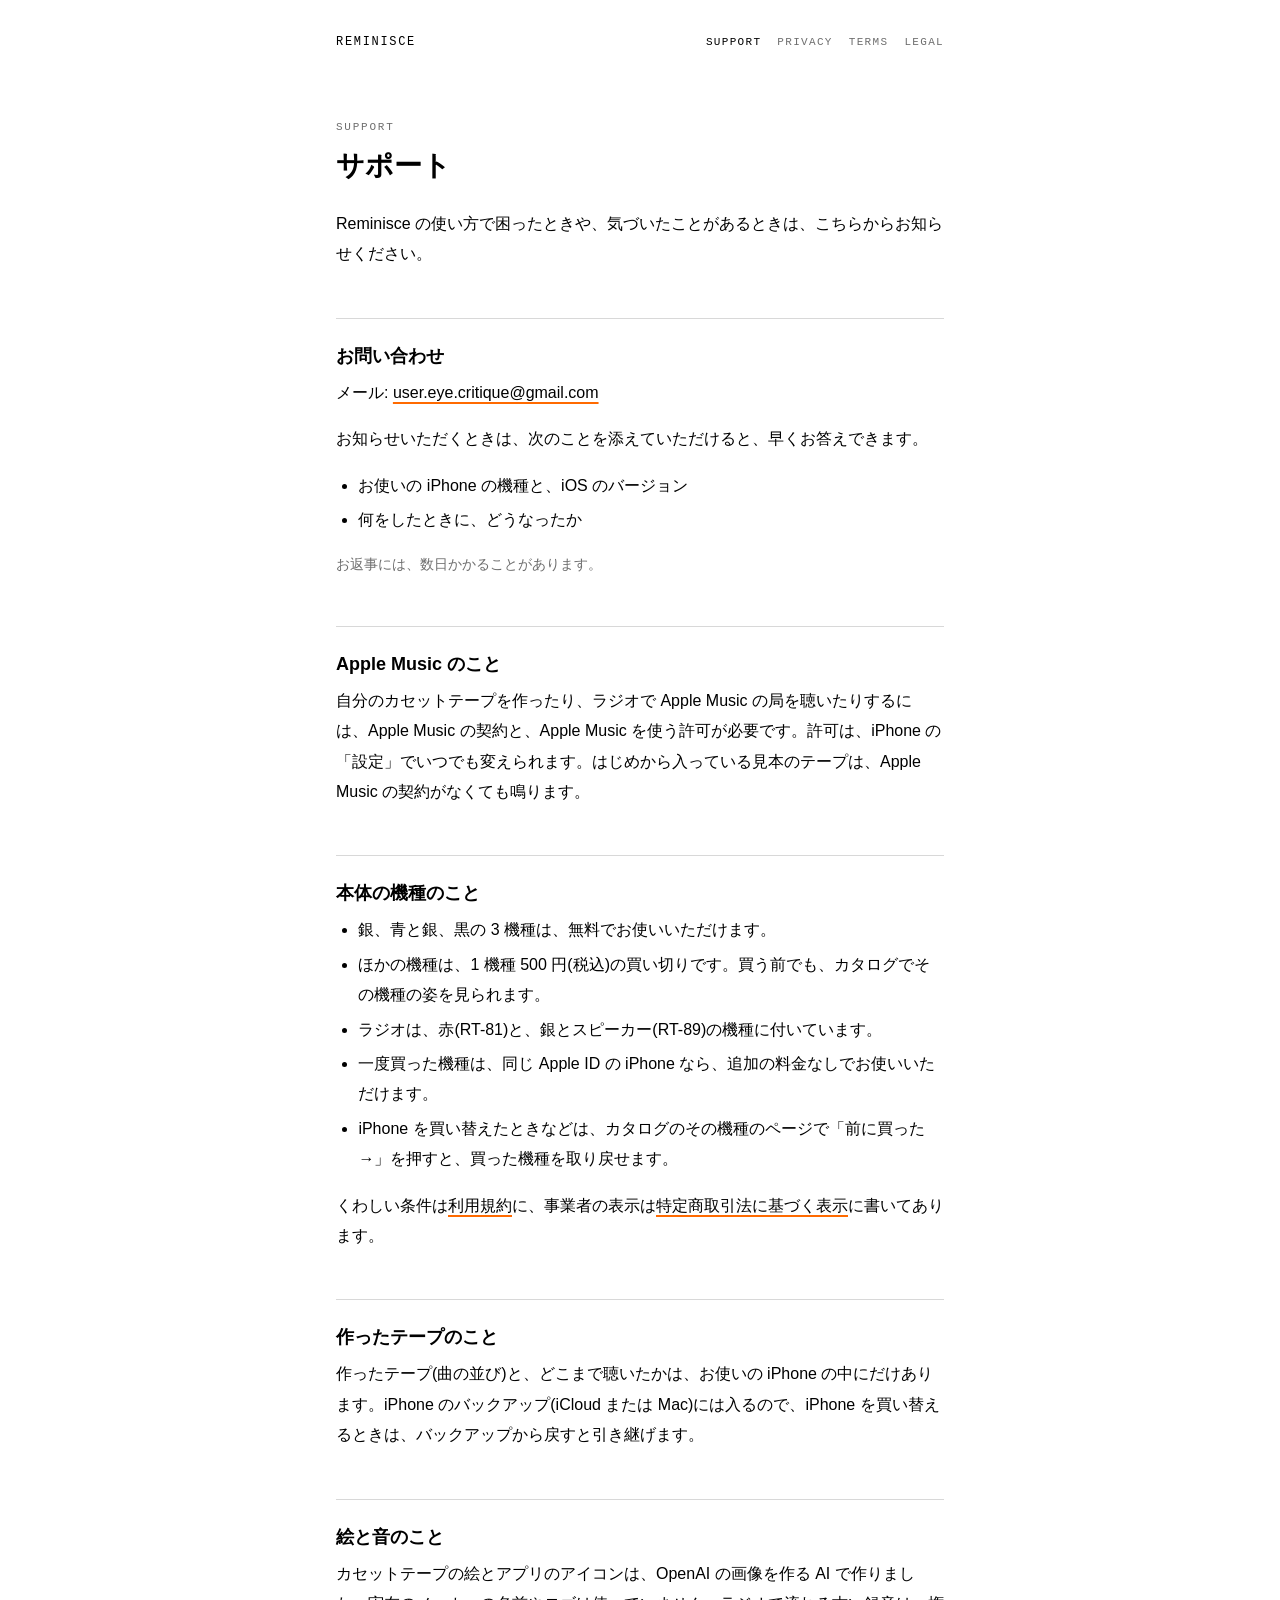
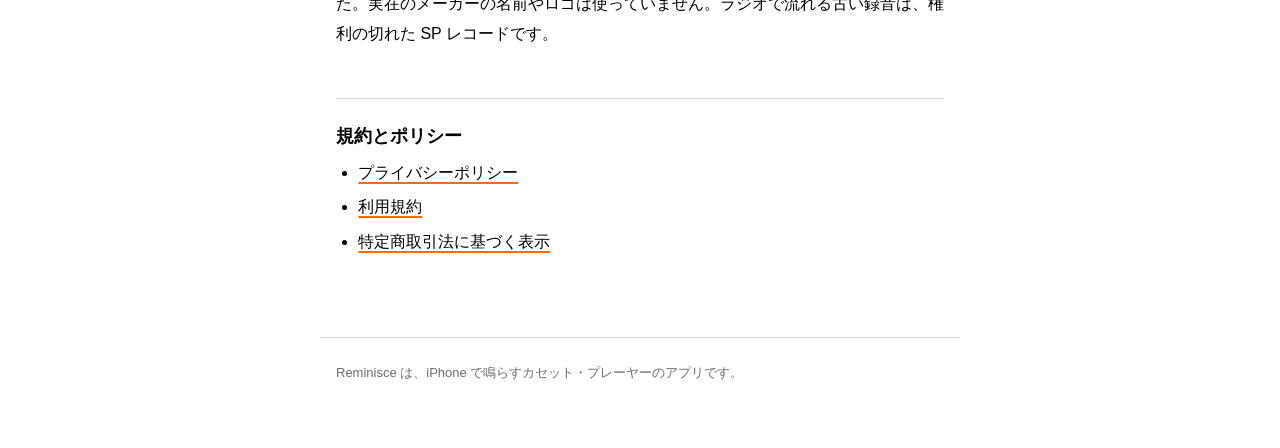
<file: index.html>
<!doctype html>
<html lang="ja">
<head>
<meta charset="utf-8">
<meta name="viewport" content="width=device-width, initial-scale=1">
<meta name="color-scheme" content="light dark">
<meta name="description" content="Reminisce のサポートのページです。">
<title>サポート | Reminisce</title>
<link rel="stylesheet" href="style.css">
</head>
<body>
<header class="site">
<a class="brand" href="index.html">Reminisce</a>
<nav class="site" aria-label="ページ"><a href="index.html" aria-current="page">SUPPORT</a><a href="privacy.html">PRIVACY</a><a href="terms.html">TERMS</a><a href="tokushoho.html">LEGAL</a></nav>
</header>
<main>
<p class="label">SUPPORT</p>
<h1>サポート</h1>
<p class="lead">Reminisce の使い方で困ったときや、気づいたことがあるときは、こちらからお知らせください。</p>

<h2>お問い合わせ</h2>
<p>メール: <a href="mailto:user.eye.critique@gmail.com">user.eye.critique@gmail.com</a></p>
<p>お知らせいただくときは、次のことを添えていただけると、早くお答えできます。</p>
<ul>
<li>お使いの iPhone の機種と、iOS のバージョン</li>
<li>何をしたときに、どうなったか</li>
</ul>
<p class="note">お返事には、数日かかることがあります。</p>

<h2>Apple Music のこと</h2>
<p>自分のカセットテープを作ったり、ラジオで Apple Music の局を聴いたりするには、Apple Music の契約と、Apple Music を使う許可が必要です。許可は、iPhone の「設定」でいつでも変えられます。はじめから入っている見本のテープは、Apple Music の契約がなくても鳴ります。</p>

<h2>本体の機種のこと</h2>
<ul>
<li>銀、青と銀、黒の 3 機種は、無料でお使いいただけます。</li>
<li>ほかの機種は、1 機種 500 円(税込)の買い切りです。買う前でも、カタログでその機種の姿を見られます。</li>
<li>ラジオは、赤(RT-81)と、銀とスピーカー(RT-89)の機種に付いています。</li>
<li>一度買った機種は、同じ Apple ID の iPhone なら、追加の料金なしでお使いいただけます。</li>
<li>iPhone を買い替えたときなどは、カタログのその機種のページで「前に買った →」を押すと、買った機種を取り戻せます。</li>
</ul>
<p>くわしい条件は<a href="terms.html">利用規約</a>に、事業者の表示は<a href="tokushoho.html">特定商取引法に基づく表示</a>に書いてあります。</p>

<h2>作ったテープのこと</h2>
<p>作ったテープ(曲の並び)と、どこまで聴いたかは、お使いの iPhone の中にだけあります。iPhone のバックアップ(iCloud または Mac)には入るので、iPhone を買い替えるときは、バックアップから戻すと引き継げます。</p>

<h2>絵と音のこと</h2>
<p>カセットテープの絵とアプリのアイコンは、OpenAI の画像を作る AI で作りました。実在のメーカーの名前やロゴは使っていません。ラジオで流れる古い録音は、権利の切れた SP レコードです。</p>

<h2>規約とポリシー</h2>
<ul>
<li><a href="privacy.html">プライバシーポリシー</a></li>
<li><a href="terms.html">利用規約</a></li>
<li><a href="tokushoho.html">特定商取引法に基づく表示</a></li>
</ul>
</main>
<footer class="site">
<p>Reminisce は、iPhone で鳴らすカセット・プレーヤーのアプリです。</p>
</footer>
</body>
</html>
</file>
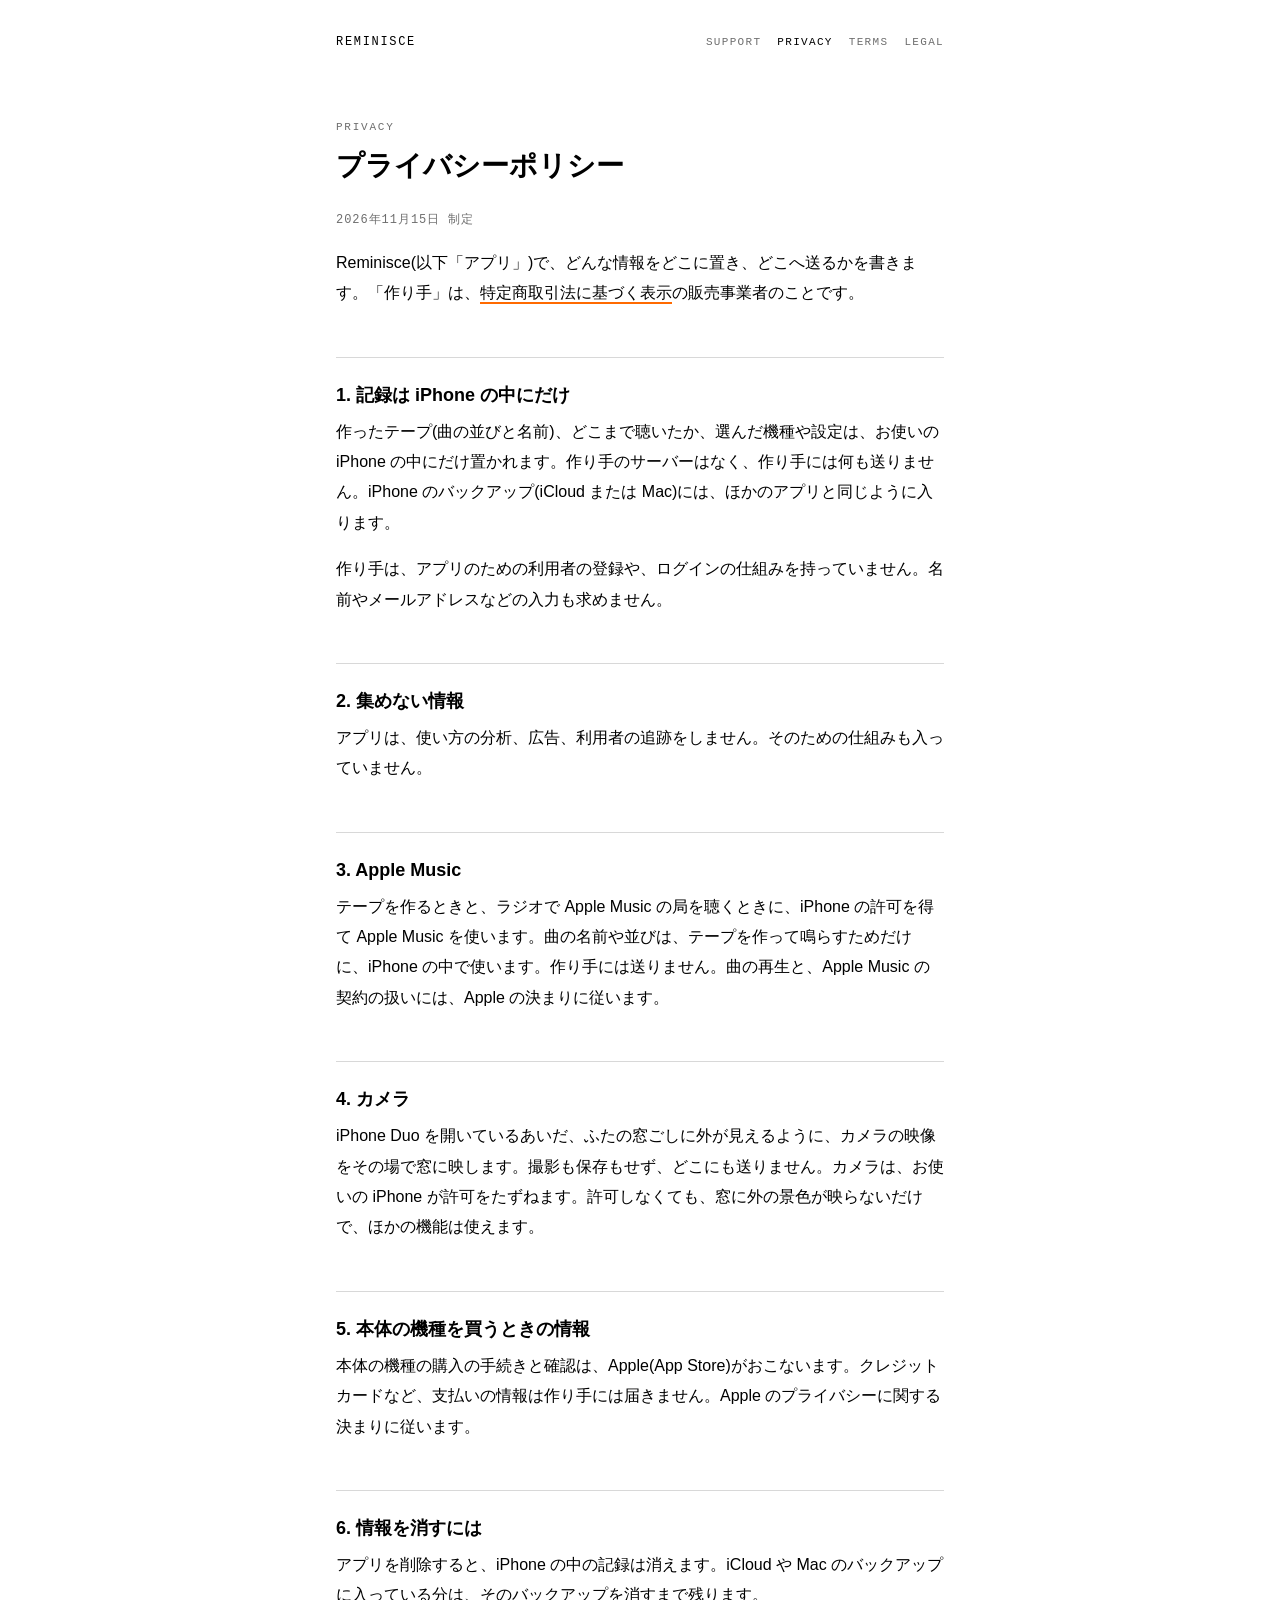
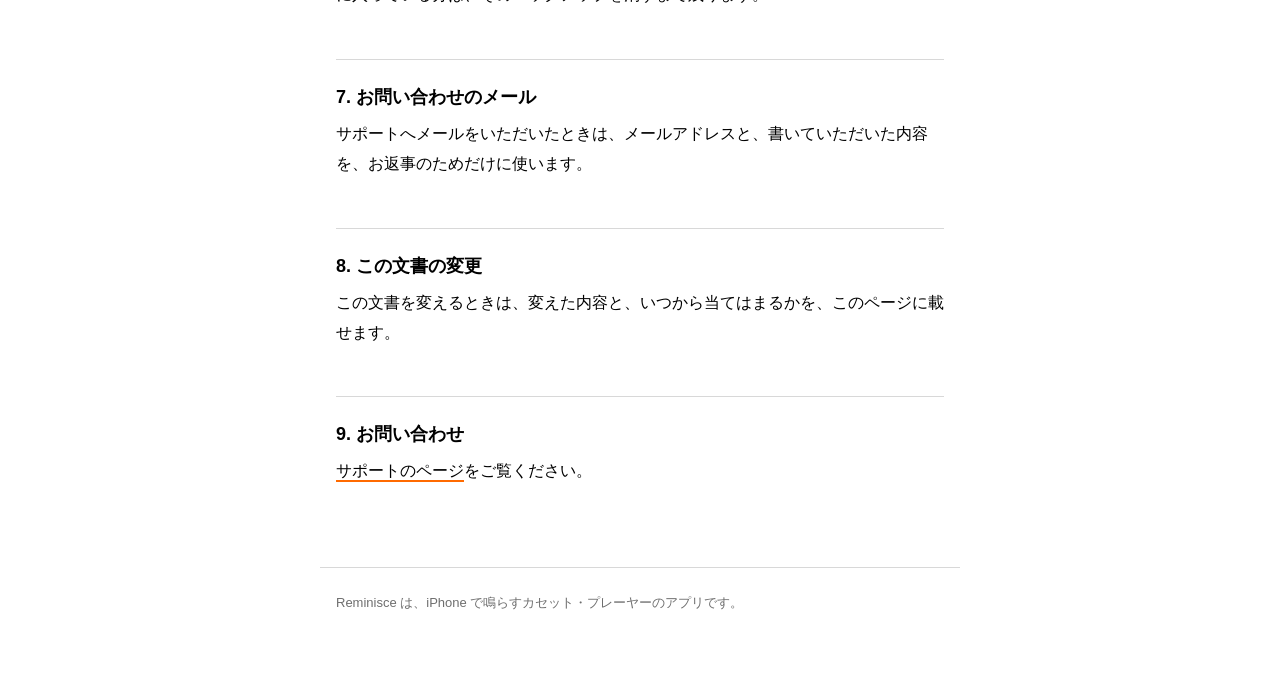
<file: privacy.html>
<!doctype html>
<html lang="ja">
<head>
<meta charset="utf-8">
<meta name="viewport" content="width=device-width, initial-scale=1">
<meta name="color-scheme" content="light dark">
<meta name="description" content="Reminisce のプライバシーポリシーです。">
<title>プライバシーポリシー | Reminisce</title>
<link rel="stylesheet" href="style.css">
</head>
<body>
<header class="site">
<a class="brand" href="index.html">Reminisce</a>
<nav class="site" aria-label="ページ"><a href="index.html">SUPPORT</a><a href="privacy.html" aria-current="page">PRIVACY</a><a href="terms.html">TERMS</a><a href="tokushoho.html">LEGAL</a></nav>
</header>
<main>
<p class="label">PRIVACY</p>
<h1>プライバシーポリシー</h1>
<p class="date">2026年11月15日 制定</p>
<p class="lead">Reminisce(以下「アプリ」)で、どんな情報をどこに置き、どこへ送るかを書きます。「作り手」は、<a href="tokushoho.html">特定商取引法に基づく表示</a>の販売事業者のことです。</p>

<h2>1. 記録は iPhone の中にだけ</h2>
<p>作ったテープ(曲の並びと名前)、どこまで聴いたか、選んだ機種や設定は、お使いの iPhone の中にだけ置かれます。作り手のサーバーはなく、作り手には何も送りません。iPhone のバックアップ(iCloud または Mac)には、ほかのアプリと同じように入ります。</p>
<p>作り手は、アプリのための利用者の登録や、ログインの仕組みを持っていません。名前やメールアドレスなどの入力も求めません。</p>

<h2>2. 集めない情報</h2>
<p>アプリは、使い方の分析、広告、利用者の追跡をしません。そのための仕組みも入っていません。</p>

<h2>3. Apple Music</h2>
<p>テープを作るときと、ラジオで Apple Music の局を聴くときに、iPhone の許可を得て Apple Music を使います。曲の名前や並びは、テープを作って鳴らすためだけに、iPhone の中で使います。作り手には送りません。曲の再生と、Apple Music の契約の扱いには、Apple の決まりに従います。</p>

<h2>4. カメラ</h2>
<p>iPhone Duo を開いているあいだ、ふたの窓ごしに外が見えるように、カメラの映像をその場で窓に映します。撮影も保存もせず、どこにも送りません。カメラは、お使いの iPhone が許可をたずねます。許可しなくても、窓に外の景色が映らないだけで、ほかの機能は使えます。</p>

<h2>5. 本体の機種を買うときの情報</h2>
<p>本体の機種の購入の手続きと確認は、Apple(App Store)がおこないます。クレジットカードなど、支払いの情報は作り手には届きません。Apple のプライバシーに関する決まりに従います。</p>

<h2>6. 情報を消すには</h2>
<p>アプリを削除すると、iPhone の中の記録は消えます。iCloud や Mac のバックアップに入っている分は、そのバックアップを消すまで残ります。</p>

<h2>7. お問い合わせのメール</h2>
<p>サポートへメールをいただいたときは、メールアドレスと、書いていただいた内容を、お返事のためだけに使います。</p>

<h2>8. この文書の変更</h2>
<p>この文書を変えるときは、変えた内容と、いつから当てはまるかを、このページに載せます。</p>

<h2>9. お問い合わせ</h2>
<p><a href="index.html">サポートのページ</a>をご覧ください。</p>
</main>
<footer class="site">
<p>Reminisce は、iPhone で鳴らすカセット・プレーヤーのアプリです。</p>
</footer>
</body>
</html>
</file>
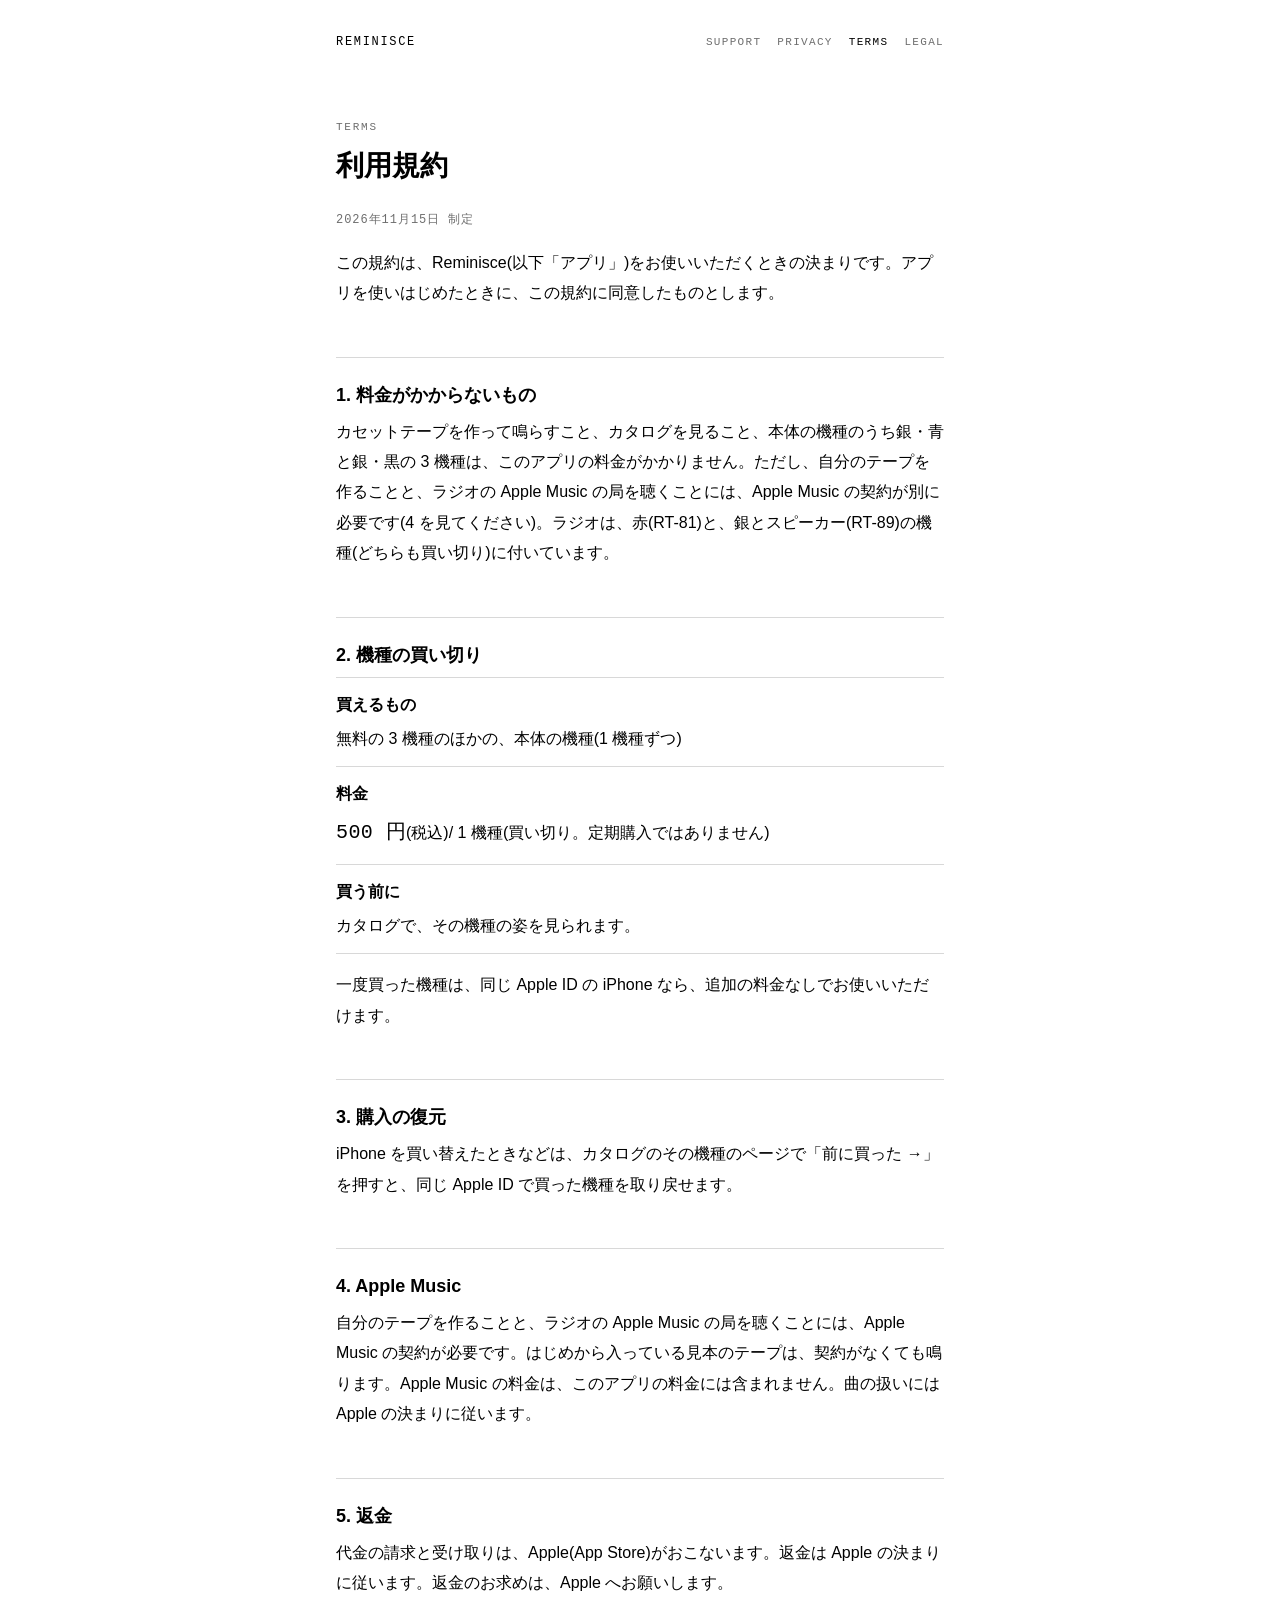
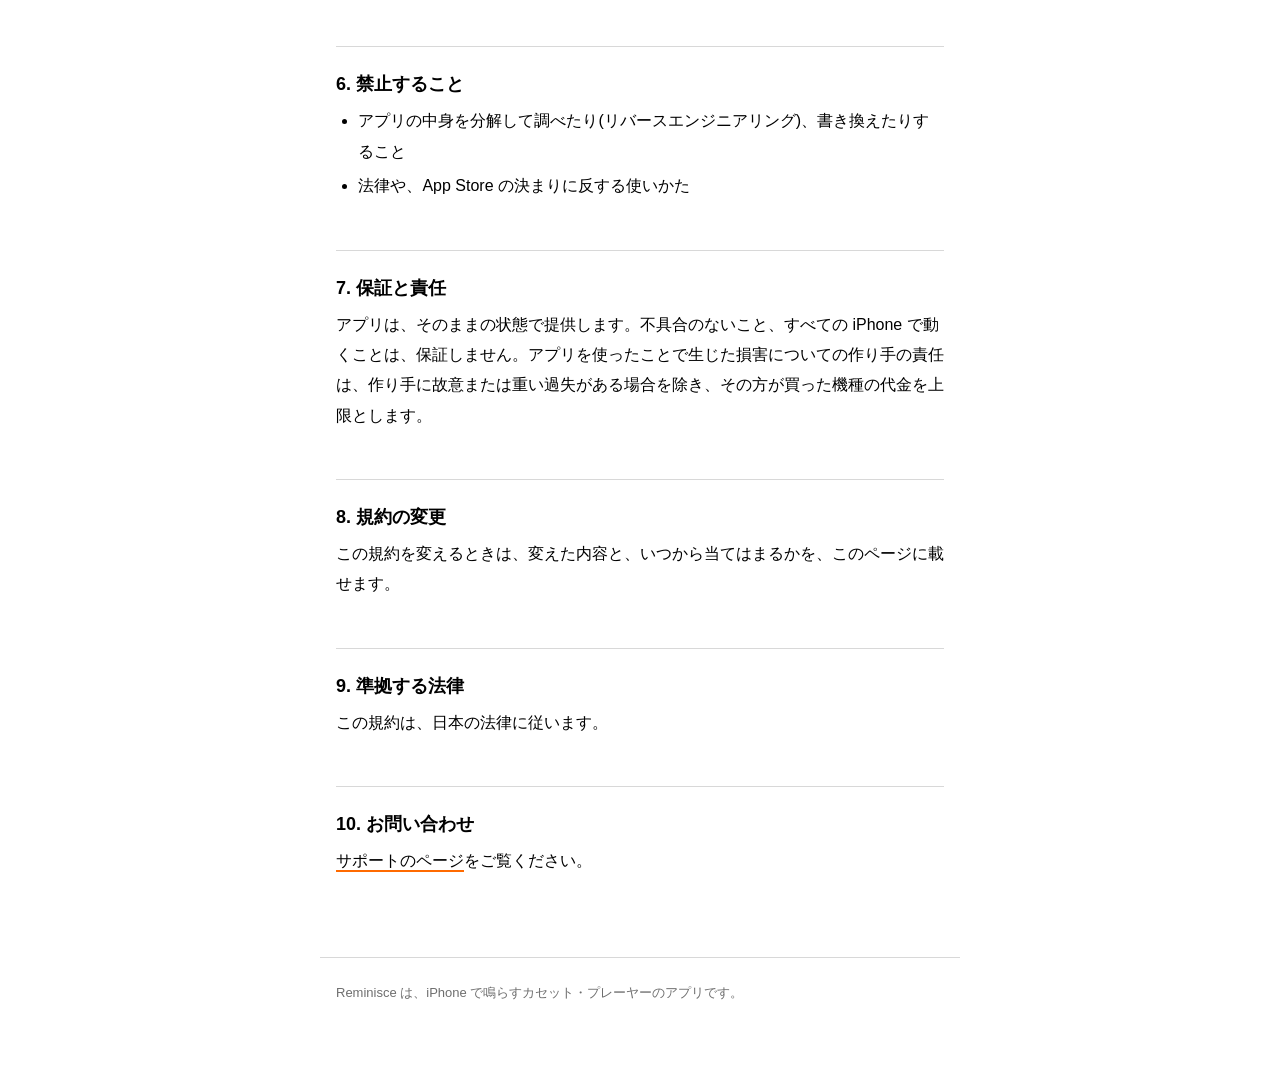
<file: terms.html>
<!doctype html>
<html lang="ja">
<head>
<meta charset="utf-8">
<meta name="viewport" content="width=device-width, initial-scale=1">
<meta name="color-scheme" content="light dark">
<meta name="description" content="Reminisce の利用規約です。">
<title>利用規約 | Reminisce</title>
<link rel="stylesheet" href="style.css">
</head>
<body>
<header class="site">
<a class="brand" href="index.html">Reminisce</a>
<nav class="site" aria-label="ページ"><a href="index.html">SUPPORT</a><a href="privacy.html">PRIVACY</a><a href="terms.html" aria-current="page">TERMS</a><a href="tokushoho.html">LEGAL</a></nav>
</header>
<main>
<p class="label">TERMS</p>
<h1>利用規約</h1>
<p class="date">2026年11月15日 制定</p>
<p class="lead">この規約は、Reminisce(以下「アプリ」)をお使いいただくときの決まりです。アプリを使いはじめたときに、この規約に同意したものとします。</p>

<h2>1. 料金がかからないもの</h2>
<p>カセットテープを作って鳴らすこと、カタログを見ること、本体の機種のうち銀・青と銀・黒の 3 機種は、このアプリの料金がかかりません。ただし、自分のテープを作ることと、ラジオの Apple Music の局を聴くことには、Apple Music の契約が別に必要です(4 を見てください)。ラジオは、赤(RT-81)と、銀とスピーカー(RT-89)の機種(どちらも買い切り)に付いています。</p>

<h2>2. 機種の買い切り</h2>
<dl class="rows">
<div><dt>買えるもの</dt><dd>無料の 3 機種のほかの、本体の機種(1 機種ずつ)</dd></div>
<div><dt>料金</dt><dd><span class="price">500 円</span>(税込)/ 1 機種(買い切り。定期購入ではありません)</dd></div>
<div><dt>買う前に</dt><dd>カタログで、その機種の姿を見られます。</dd></div>
</dl>
<p>一度買った機種は、同じ Apple ID の iPhone なら、追加の料金なしでお使いいただけます。</p>

<h2>3. 購入の復元</h2>
<p>iPhone を買い替えたときなどは、カタログのその機種のページで「前に買った →」を押すと、同じ Apple ID で買った機種を取り戻せます。</p>

<h2>4. Apple Music</h2>
<p>自分のテープを作ることと、ラジオの Apple Music の局を聴くことには、Apple Music の契約が必要です。はじめから入っている見本のテープは、契約がなくても鳴ります。Apple Music の料金は、このアプリの料金には含まれません。曲の扱いには Apple の決まりに従います。</p>

<h2>5. 返金</h2>
<p>代金の請求と受け取りは、Apple(App Store)がおこないます。返金は Apple の決まりに従います。返金のお求めは、Apple へお願いします。</p>

<h2>6. 禁止すること</h2>
<ul>
<li>アプリの中身を分解して調べたり(リバースエンジニアリング)、書き換えたりすること</li>
<li>法律や、App Store の決まりに反する使いかた</li>
</ul>

<h2>7. 保証と責任</h2>
<p>アプリは、そのままの状態で提供します。不具合のないこと、すべての iPhone で動くことは、保証しません。アプリを使ったことで生じた損害についての作り手の責任は、作り手に故意または重い過失がある場合を除き、その方が買った機種の代金を上限とします。</p>

<h2>8. 規約の変更</h2>
<p>この規約を変えるときは、変えた内容と、いつから当てはまるかを、このページに載せます。</p>

<h2>9. 準拠する法律</h2>
<p>この規約は、日本の法律に従います。</p>

<h2>10. お問い合わせ</h2>
<p><a href="index.html">サポートのページ</a>をご覧ください。</p>
</main>
<footer class="site">
<p>Reminisce は、iPhone で鳴らすカセット・プレーヤーのアプリです。</p>
</footer>
</body>
</html>
</file>
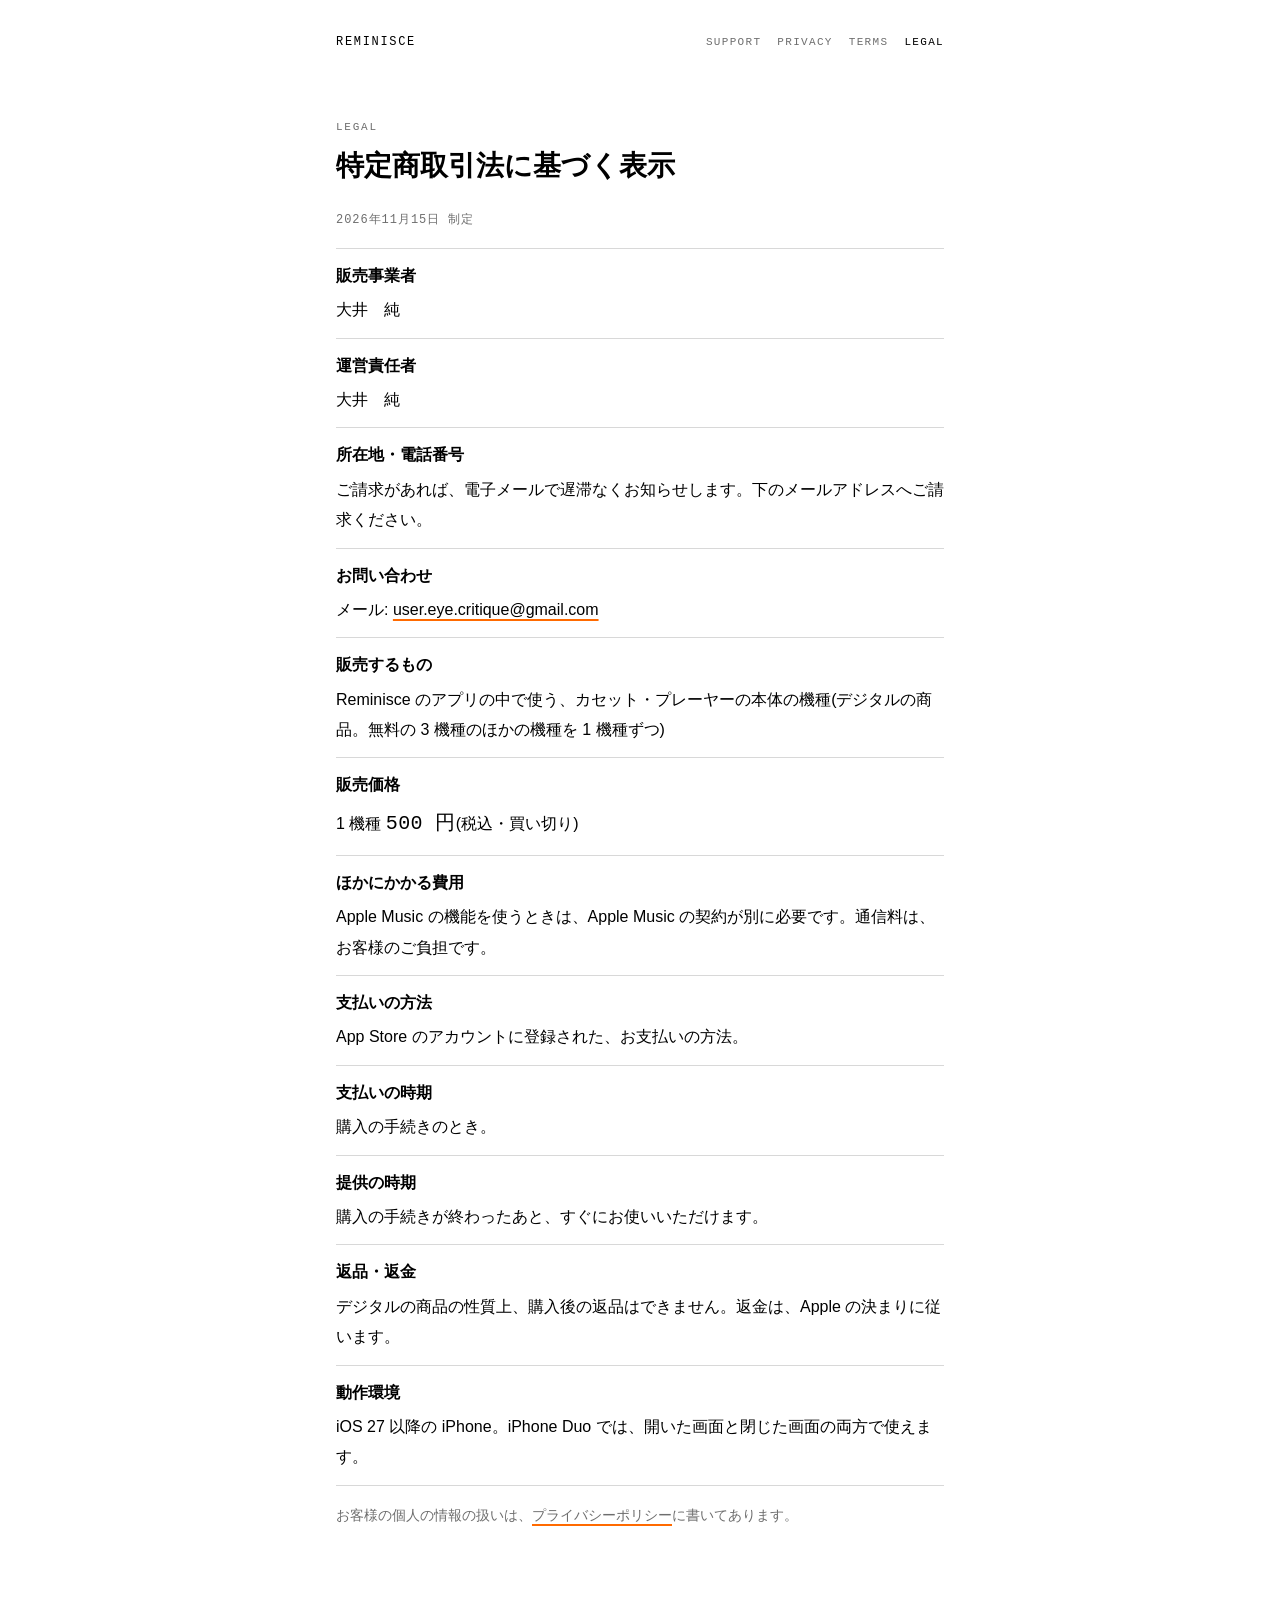
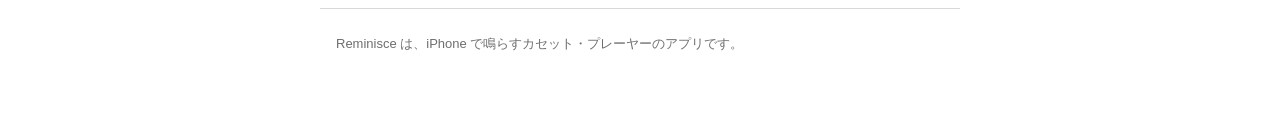
<file: tokushoho.html>
<!doctype html>
<html lang="ja">
<head>
<meta charset="utf-8">
<meta name="viewport" content="width=device-width, initial-scale=1">
<meta name="color-scheme" content="light dark">
<meta name="description" content="Reminisce の特定商取引法に基づく表示です。">
<title>特定商取引法に基づく表示 | Reminisce</title>
<link rel="stylesheet" href="style.css">
</head>
<body>
<header class="site">
<a class="brand" href="index.html">Reminisce</a>
<nav class="site" aria-label="ページ"><a href="index.html">SUPPORT</a><a href="privacy.html">PRIVACY</a><a href="terms.html">TERMS</a><a href="tokushoho.html" aria-current="page">LEGAL</a></nav>
</header>
<main>
<p class="label">LEGAL</p>
<h1>特定商取引法に基づく表示</h1>
<p class="date">2026年11月15日 制定</p>
<dl class="rows">
<div><dt>販売事業者</dt><dd>大井　純</dd></div>
<div><dt>運営責任者</dt><dd>大井　純</dd></div>
<div><dt>所在地・電話番号</dt><dd>ご請求があれば、電子メールで遅滞なくお知らせします。下のメールアドレスへご請求ください。</dd></div>
<div><dt>お問い合わせ</dt><dd>メール: <a href="mailto:user.eye.critique@gmail.com">user.eye.critique@gmail.com</a></dd></div>
<div><dt>販売するもの</dt><dd>Reminisce のアプリの中で使う、カセット・プレーヤーの本体の機種(デジタルの商品。無料の 3 機種のほかの機種を 1 機種ずつ)</dd></div>
<div><dt>販売価格</dt><dd>1 機種 <span class="price">500 円</span>(税込・買い切り)</dd></div>
<div><dt>ほかにかかる費用</dt><dd>Apple Music の機能を使うときは、Apple Music の契約が別に必要です。通信料は、お客様のご負担です。</dd></div>
<div><dt>支払いの方法</dt><dd>App Store のアカウントに登録された、お支払いの方法。</dd></div>
<div><dt>支払いの時期</dt><dd>購入の手続きのとき。</dd></div>
<div><dt>提供の時期</dt><dd>購入の手続きが終わったあと、すぐにお使いいただけます。</dd></div>
<div><dt>返品・返金</dt><dd>デジタルの商品の性質上、購入後の返品はできません。返金は、Apple の決まりに従います。</dd></div>
<div><dt>動作環境</dt><dd>iOS 27 以降の iPhone。iPhone Duo では、開いた画面と閉じた画面の両方で使えます。</dd></div>
</dl>
<p class="note">お客様の個人の情報の扱いは、<a href="privacy.html">プライバシーポリシー</a>に書いてあります。</p>
</main>
<footer class="site">
<p>Reminisce は、iPhone で鳴らすカセット・プレーヤーのアプリです。</p>
</footer>
</body>
</html>
</file>
<file: style.css>
:root {
  --bg: #ffffff;
  --surface: #f2f2f2;
  --text: #000000;
  --muted: #6e6e6e;
  --rule: #d8d8d8;
  --orange: #ff6a00;
  --mono: ui-monospace, "SF Mono", Menlo, Consolas, monospace;
}

@media (prefers-color-scheme: dark) {
  :root {
    --bg: #000000;
    --surface: #1a1a1a;
    --text: #f5f5f5;
    --muted: #9a9a9a;
    --rule: #383838;
  }
}

* { box-sizing: border-box; }

html { -webkit-text-size-adjust: 100%; text-size-adjust: 100%; }

body {
  margin: 0;
  background: var(--bg);
  color: var(--text);
  font-family: -apple-system, BlinkMacSystemFont, "Hiragino Sans", "Hiragino Kaku Gothic ProN", "Yu Gothic", "Noto Sans JP", sans-serif;
  font-size: 16px;
  line-height: 1.9;
  overflow-wrap: anywhere;
}

main, header.site, footer.site {
  max-width: 640px;
  margin: 0 auto;
  padding-left: 16px;
  padding-right: 16px;
}

header.site {
  padding-top: 24px;
  padding-bottom: 8px;
  display: flex;
  flex-wrap: wrap;
  align-items: baseline;
  justify-content: space-between;
  gap: 8px 24px;
}

.brand {
  font-family: var(--mono);
  font-size: 12px;
  letter-spacing: 0.14em;
  text-transform: uppercase;
  color: var(--text);
  text-decoration: none;
}

nav.site { display: flex; flex-wrap: wrap; gap: 4px 16px; }

nav.site a {
  font-family: var(--mono);
  font-size: 11px;
  letter-spacing: 0.12em;
  text-transform: uppercase;
  color: var(--muted);
  text-decoration: none;
  padding: 8px 0;
}

nav.site a[aria-current="page"] { color: var(--text); }

main { padding-top: 48px; padding-bottom: 64px; }

.label {
  font-family: var(--mono);
  font-size: 11px;
  letter-spacing: 0.16em;
  text-transform: uppercase;
  color: var(--muted);
  margin: 0 0 8px;
}

h1 {
  font-size: 28px;
  line-height: 1.4;
  font-weight: 700;
  margin: 0 0 24px;
}

h2 {
  font-size: 18px;
  line-height: 1.5;
  font-weight: 700;
  margin: 48px 0 8px;
  padding-top: 24px;
  border-top: 1px solid var(--rule);
}

p, ul, ol, dl { margin: 0 0 16px; }

ul, ol { padding-left: 1.4em; }
li { margin-bottom: 4px; }

a {
  color: inherit;
  text-decoration: underline;
  text-decoration-color: var(--orange);
  text-decoration-thickness: 2px;
  text-underline-offset: 4px;
}

.lead { color: var(--text); margin-bottom: 32px; }
.note { color: var(--muted); font-size: 14px; }
.date { font-family: var(--mono); font-size: 12px; letter-spacing: 0.08em; color: var(--muted); }

.todo {
  background: var(--surface);
  padding: 2px 8px;
  border-left: 3px solid var(--text);
  font-weight: 700;
}

dl.rows { border-top: 1px solid var(--rule); }
dl.rows div { padding: 12px 0; border-bottom: 1px solid var(--rule); }
dl.rows dt { font-weight: 700; margin: 0 0 4px; }
dl.rows dd { margin: 0; }

.price {
  font-family: var(--mono);
  font-size: 20px;
  letter-spacing: 0.02em;
}

footer.site {
  padding-top: 24px;
  padding-bottom: 48px;
  border-top: 1px solid var(--rule);
  color: var(--muted);
  font-size: 13px;
  line-height: 1.7;
}

:focus-visible { outline: 2px solid var(--text); outline-offset: 2px; }
</file>
